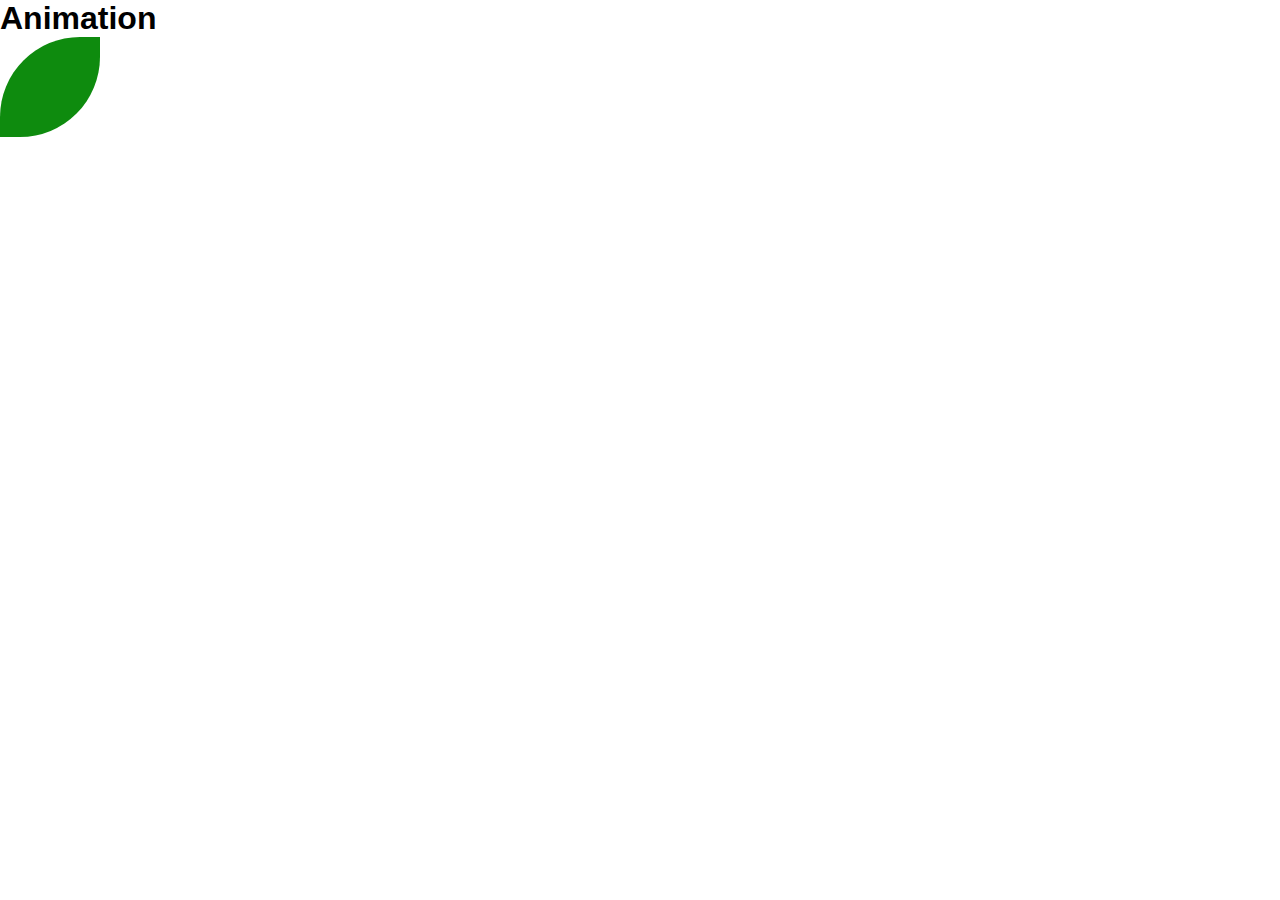
<file: index.html>
<!DOCTYPE html>
<html lang="en">
<head>
    <meta charset="UTF-8">
    <meta http-equiv="X-UA-Compatible" content="IE=edge">
    <meta name="viewport" content="width=device-width, initial-scale=1.0">
    <title>Document</title>
    <link rel="stylesheet" href="./style.css">
</head>
<body>
  <h1>Animation</h1>
    <div class="box"></div>



</body>
</html>
</file>
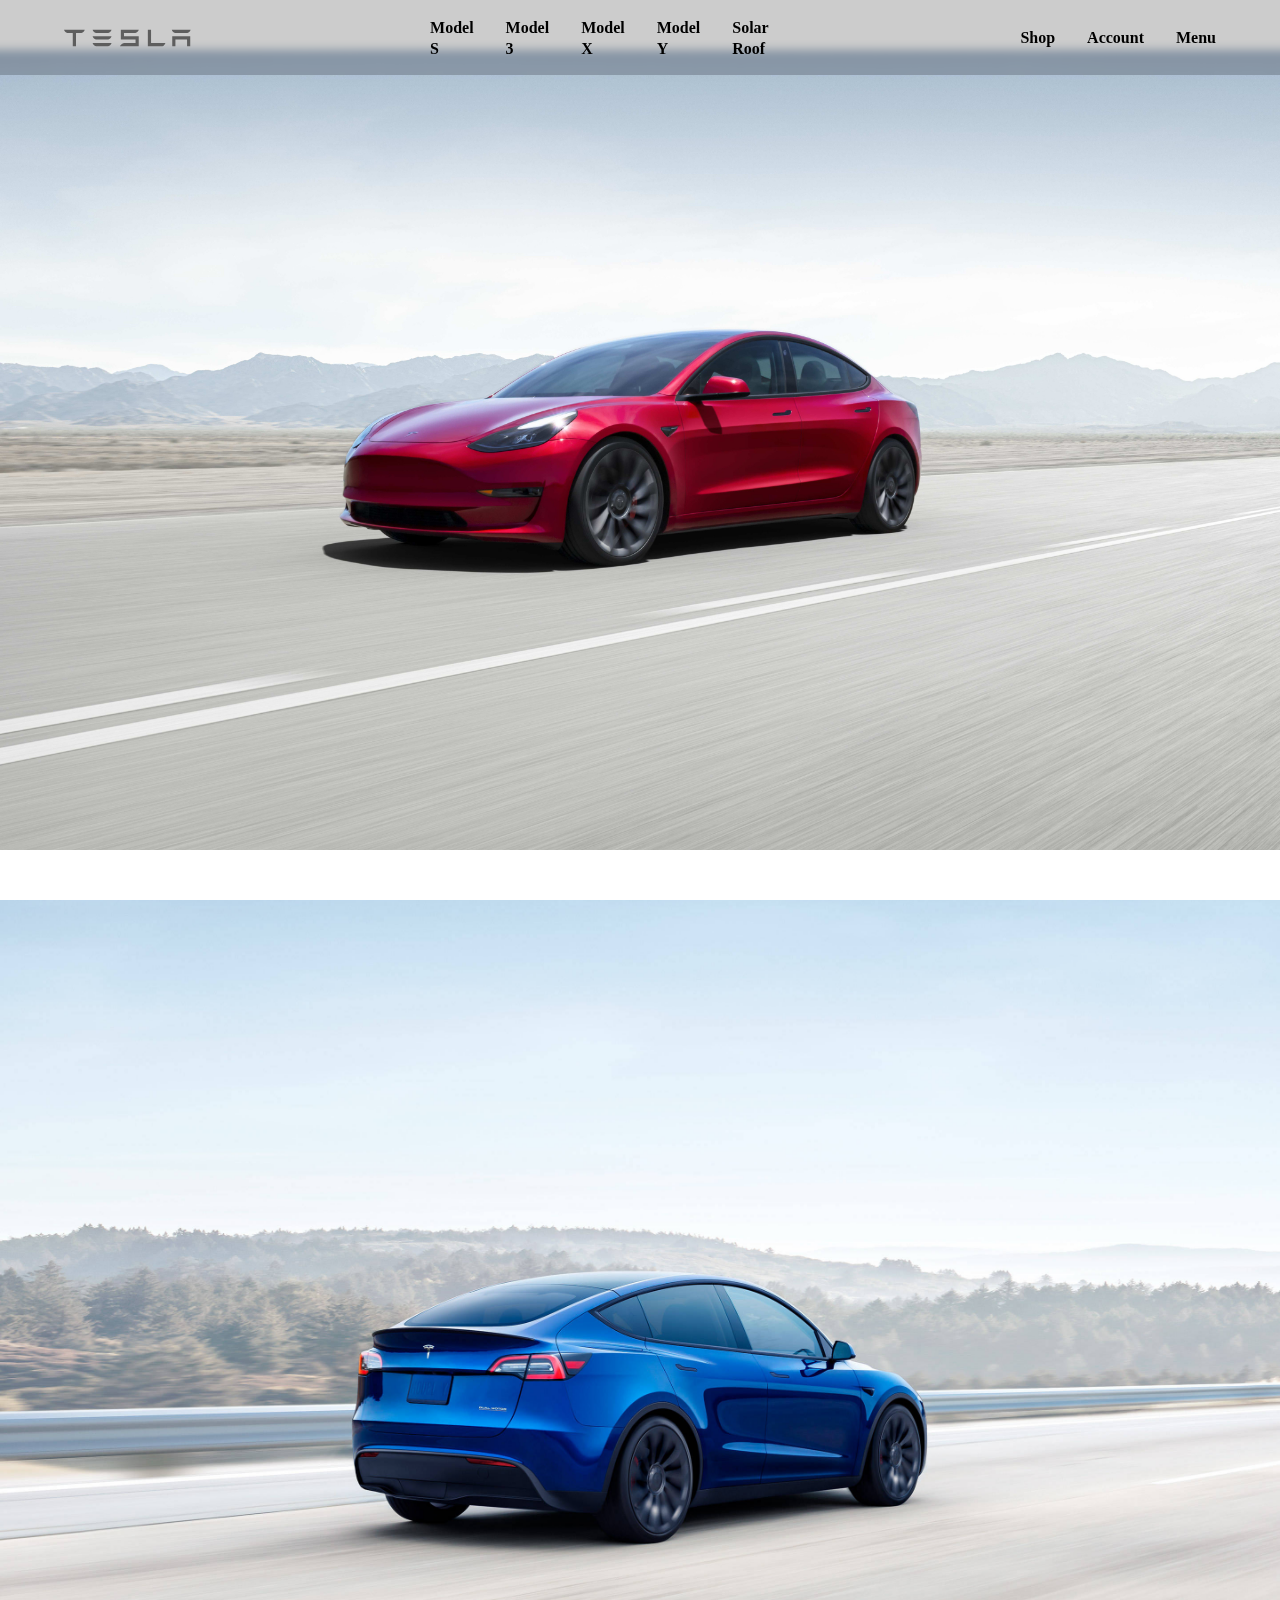
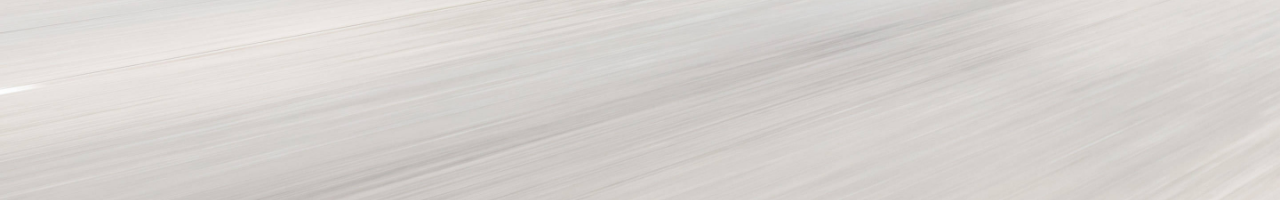
<file: home15.html>
<!DOCTYPE html>
<html lang="en">
<head>
    <meta charset="UTF-8">
    <meta http-equiv="X-UA-Compatible" content="IE=edge">
    <meta name="viewport" content="width=device-width, initial-scale=1.0">
    <title>Document</title>
    <link rel="stylesheet" href="./home15.css">
</head>
<body>
    <header>
        <nav>
            <svg id="Layer_1" xmlns="http://www.w3.org/2000/svg" viewBox="0 0 278.7 36.3" width="2500" height="326"><style>.st0{fill:#5e5e5e}</style><g id="TESLA"><path class="st0" d="M238.1 14.4v21.9h7V21.7h25.6v14.6h7V14.4h-39.6M244.3 7.3h27c3.8-.7 6.5-4.1 7.3-7.3H237c.8 3.2 3.6 6.5 7.3 7.3M216.8 36.3c3.5-1.5 5.4-4.1 6.2-7.1h-31.5V.1h-7.1v36.2h32.4M131.9 7.2h25c3.8-1.1 6.9-4 7.7-7.1H125v21.4h32.4V29H132c-4 1.1-7.4 3.8-9.1 7.3h41.5V14.4H132l-.1-7.2M70.3 7.3h27c3.8-.7 6.6-4.1 7.3-7.3H62.9c.8 3.2 3.6 6.5 7.4 7.3M70.3 21.6h27c3.8-.7 6.6-4.1 7.3-7.3H62.9c.8 3.2 3.6 6.5 7.4 7.3M70.3 36.3h27c3.8-.7 6.6-4.1 7.3-7.3H62.9c.8 3.2 3.6 6.6 7.4 7.3"/><g><path class="st0" d="M0 .1c.8 3.2 3.6 6.4 7.3 7.2h11.4l.6.2v28.7h7.1V7.5l.6-.2h11.4c3.8-1 6.5-4 7.3-7.2V0L0 .1"/></g></g></svg>
            <ul class="collection">
                <li class="item">Model S</li>
                <li class="item">Model 3</li>
                <li class="item">Model X</li>
                <li class="item">Model Y</li>
                <li class="item">Solar Roof</li>
            </ul>
            <ul class="collectionmenu">
                <li class="item">Shop</li>
                <li class="item">Account</li>
                <li class="item">Menu</li>
            </ul>
        </nav>
    </header>
   <div class="model3"></div>
   <div class="modely"></div>
    

</body>
</html>
</file>
<file: style.css>
*{
    margin: 0;
    padding: 0;
    box-sizing: border-box;
    font-family: sans-serif;
}
.box{
    width: 100px;
    height: 100px;
    background-color: rgb(14, 139, 14);
    border-radius: 80px 0 80px 0;

    position: relative;
    /* nomi */
    animation-name: axel;
    /* davomiyligi */
    animation-duration: 3s;
    /* kutish vaqti */
    animation-delay: 1s;
    /* animation soni = infinite */
    animation-iteration-count: infinite;
    /* yo'nalish */
    animation-direction: alternate;
    /* holati */
    animation-timing-function: linear;
    /* to - holatida qoladi */
    animation-fill-mode: forwards;
}
@keyframes axel {
    0%{
        left: 0;
        top: 0;
    }
    25%{
        left: 1000px;
        top: 0;
    }
    50%{
        left: 1000px;
        top: 500px;
    }
    75%{
       top: 500px;
       left: 0;
    }
}




/* @keyframes axel {
    from{
        left: 0;
        
    }
    to{
        left: 500px;
        border-radius: 0 80px 0 80px;
        background-color: rgb(214, 112, 9);
    }
} */
</file>
<file: home15.css>
*{
    margin: 0;
    padding: 0;
    box-sizing: border-box;
    font-family: sans-serif;
}
:root{
    --bg: #0003;
}
header{
    width: 100%;
    height: 75px;
    background: var(--bg);
    backdrop-filter: blur(5px);
    position: fixed;
    top: 0;
}
nav{
    width: 90%;
    height: 100%;
    margin: auto;
    display: flex;
    align-items: center;
   
}
svg{
    width: 200px;
    height: 50px;
}
.logo{
    font-family: 'Copperplate Gothic Light';
    font-style: normal;
    font-weight: 400;
    font-size: 35px;
    line-height: 42px;
}
.collection{
    display: flex;
    margin-left: 18%;
}
.collectionmenu{
    display: flex;
    margin-left: 220px;
}
.item{
    list-style: none;
    margin-left: 32px;
    font-family: 'Exo';
    font-style: normal;
    font-weight: 700;
    font-size: 16px;
    line-height: 21px;
}

.model3{
    
    width: 100%;
    height: 100vh;
    background: url("./teslamodel3.jpg") no-repeat center/100%;
}
.modely{
    
    width: 100%;
    height: 100vh;
    background: url("./Desktop-ModelY.jpg") no-repeat center/100%;
}
</file>
